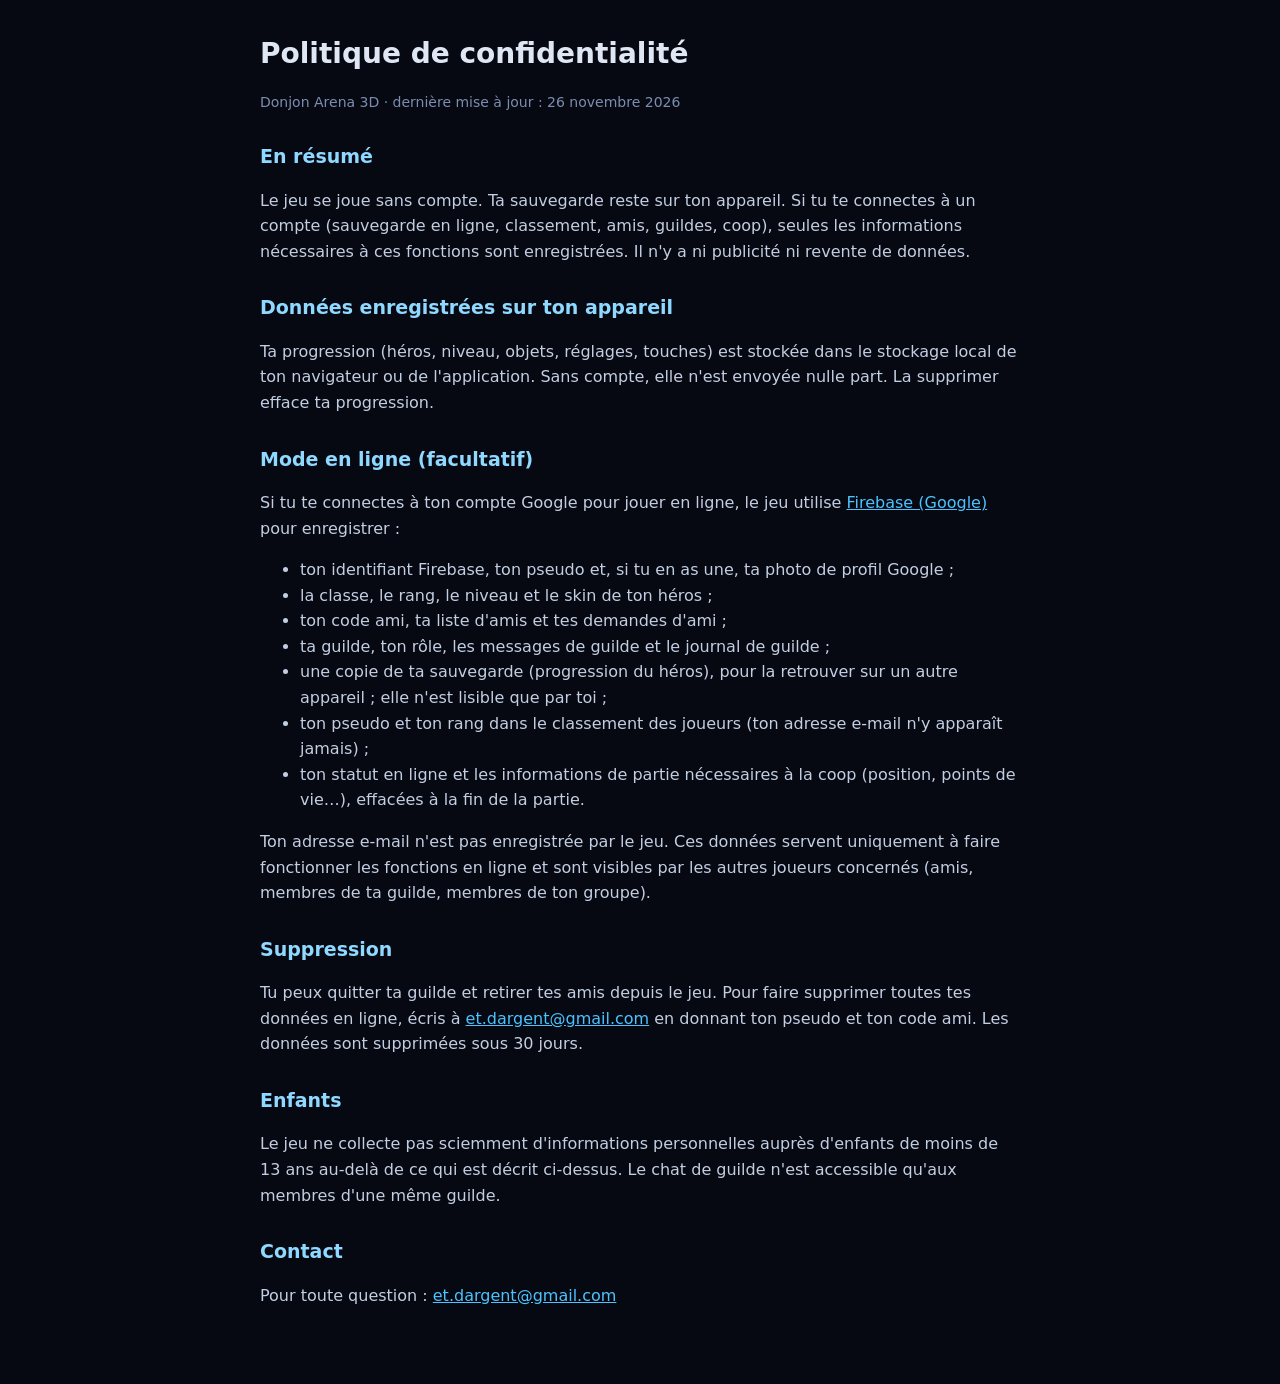
<file: privacy.html>
<!DOCTYPE html>
<html lang="fr">
<head>
<meta charset="utf-8">
<meta name="viewport" content="width=device-width, initial-scale=1">
<title>Politique de confidentialité — Donjon Arena 3D</title>
<style>
  body { margin: 0; background: #060912; color: #dfe7f5; font: 16px/1.6 system-ui, -apple-system, "Segoe UI", sans-serif; }
  main { max-width: 760px; margin: 0 auto; padding: 32px 20px 60px; }
  h1 { font-size: 28px; margin: 0 0 4px; } h2 { font-size: 19px; margin: 28px 0 8px; color: #8fd8ff; }
  p, li { color: #c3cee2; } a { color: #4cc3ff; } .muted { color: #7d8db0; font-size: 14px; }
</style>
</head>
<body>
<main>
  <h1>Politique de confidentialité</h1>
  <p class="muted">Donjon Arena 3D · dernière mise à jour : 26 novembre 2026</p>

  <h2>En résumé</h2>
  <p>Le jeu se joue sans compte. Ta sauvegarde reste sur ton appareil. Si tu te connectes à un compte (sauvegarde en ligne, classement, amis, guildes, coop), seules les informations nécessaires à ces fonctions sont enregistrées. Il n'y a ni publicité ni revente de données.</p>

  <h2>Données enregistrées sur ton appareil</h2>
  <p>Ta progression (héros, niveau, objets, réglages, touches) est stockée dans le stockage local de ton navigateur ou de l'application. Sans compte, elle n'est envoyée nulle part. La supprimer efface ta progression.</p>

  <h2>Mode en ligne (facultatif)</h2>
  <p>Si tu te connectes à ton compte Google pour jouer en ligne, le jeu utilise <a href="https://firebase.google.com/support/privacy" target="_blank" rel="noopener">Firebase (Google)</a> pour enregistrer :</p>
  <ul>
    <li>ton identifiant Firebase, ton pseudo et, si tu en as une, ta photo de profil Google ;</li>
    <li>la classe, le rang, le niveau et le skin de ton héros ;</li>
    <li>ton code ami, ta liste d'amis et tes demandes d'ami ;</li>
    <li>ta guilde, ton rôle, les messages de guilde et le journal de guilde ;</li>
    <li>une copie de ta sauvegarde (progression du héros), pour la retrouver sur un autre appareil ; elle n'est lisible que par toi ;</li>
    <li>ton pseudo et ton rang dans le classement des joueurs (ton adresse e-mail n'y apparaît jamais) ;</li>
    <li>ton statut en ligne et les informations de partie nécessaires à la coop (position, points de vie…), effacées à la fin de la partie.</li>
  </ul>
  <p>Ton adresse e-mail n'est pas enregistrée par le jeu. Ces données servent uniquement à faire fonctionner les fonctions en ligne et sont visibles par les autres joueurs concernés (amis, membres de ta guilde, membres de ton groupe).</p>

  <h2>Suppression</h2>
  <p>Tu peux quitter ta guilde et retirer tes amis depuis le jeu. Pour faire supprimer toutes tes données en ligne, écris à <a href="mailto:et.dargent@gmail.com">et.dargent@gmail.com</a> en donnant ton pseudo et ton code ami. Les données sont supprimées sous 30 jours.</p>

  <h2>Enfants</h2>
  <p>Le jeu ne collecte pas sciemment d'informations personnelles auprès d'enfants de moins de 13 ans au-delà de ce qui est décrit ci-dessus. Le chat de guilde n'est accessible qu'aux membres d'une même guilde.</p>

  <h2>Contact</h2>
  <p>Pour toute question : <a href="mailto:et.dargent@gmail.com">et.dargent@gmail.com</a></p>
</main>
</body>
</html>
</file>
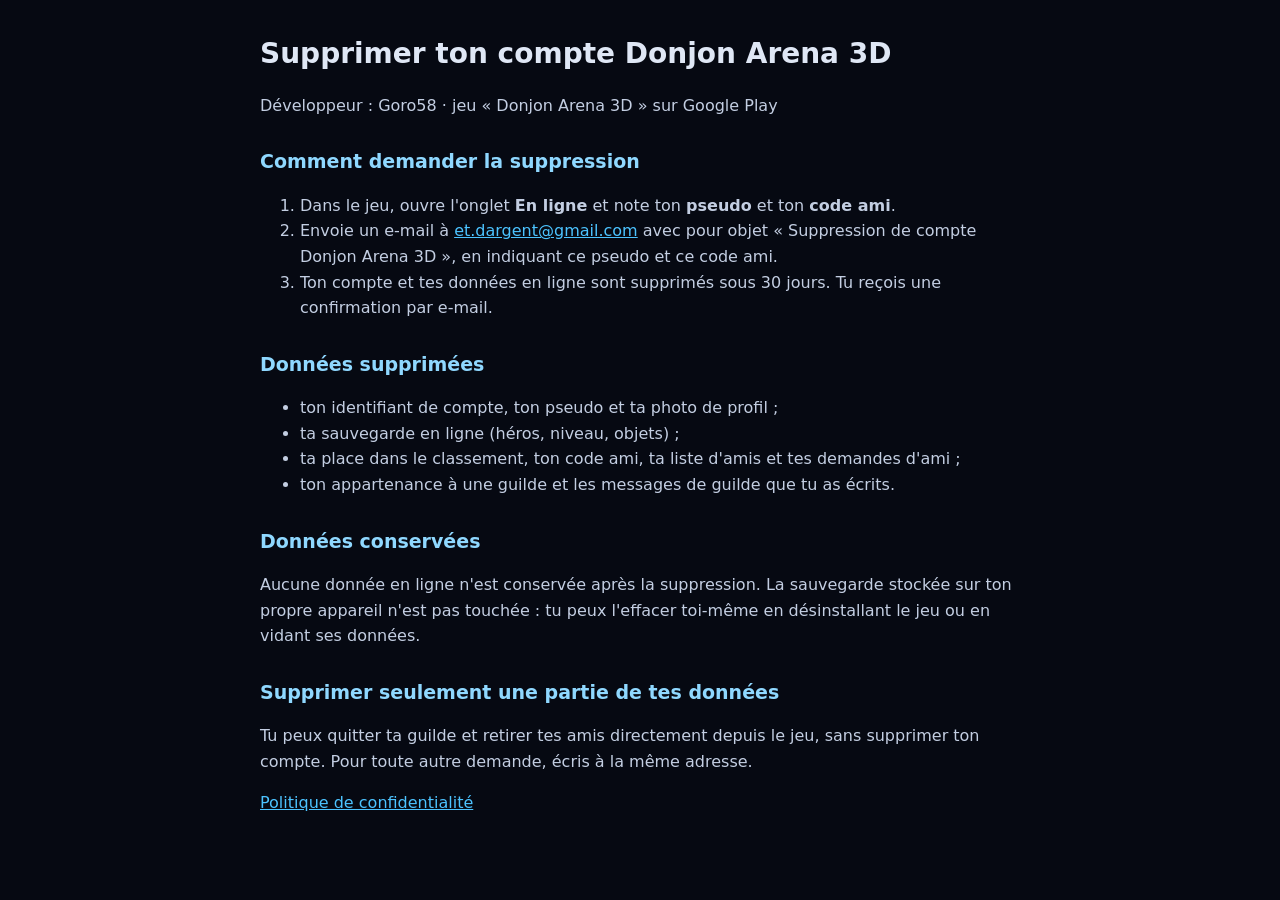
<file: suppression.html>
<!DOCTYPE html>
<html lang="fr">
<head>
<meta charset="utf-8">
<meta name="viewport" content="width=device-width, initial-scale=1">
<title>Supprimer ton compte — Donjon Arena 3D</title>
<style>
  body { margin: 0; background: #060912; color: #dfe7f5; font: 16px/1.6 system-ui, -apple-system, "Segoe UI", sans-serif; }
  main { max-width: 760px; margin: 0 auto; padding: 32px 20px 60px; }
  h1 { font-size: 28px; margin: 0 0 4px; } h2 { font-size: 19px; margin: 28px 0 8px; color: #8fd8ff; }
  p, li { color: #c3cee2; } a { color: #4cc3ff; } .muted { color: #7d8db0; font-size: 14px; }
</style>
</head>
<body>
<main>
<h1>Supprimer ton compte Donjon Arena 3D</h1>
<p>Développeur : Goro58 · jeu « Donjon Arena 3D » sur Google Play</p>

<h2>Comment demander la suppression</h2>
<ol>
  <li>Dans le jeu, ouvre l'onglet <b>En ligne</b> et note ton <b>pseudo</b> et ton <b>code ami</b>.</li>
  <li>Envoie un e-mail à <a href="mailto:et.dargent@gmail.com?subject=Suppression%20de%20compte%20Donjon%20Arena%203D">et.dargent@gmail.com</a> avec pour objet « Suppression de compte Donjon Arena 3D », en indiquant ce pseudo et ce code ami.</li>
  <li>Ton compte et tes données en ligne sont supprimés sous 30 jours. Tu reçois une confirmation par e-mail.</li>
</ol>

<h2>Données supprimées</h2>
<ul>
  <li>ton identifiant de compte, ton pseudo et ta photo de profil ;</li>
  <li>ta sauvegarde en ligne (héros, niveau, objets) ;</li>
  <li>ta place dans le classement, ton code ami, ta liste d'amis et tes demandes d'ami ;</li>
  <li>ton appartenance à une guilde et les messages de guilde que tu as écrits.</li>
</ul>

<h2>Données conservées</h2>
<p>Aucune donnée en ligne n'est conservée après la suppression. La sauvegarde stockée sur ton propre appareil n'est pas touchée : tu peux l'effacer toi-même en désinstallant le jeu ou en vidant ses données.</p>

<h2>Supprimer seulement une partie de tes données</h2>
<p>Tu peux quitter ta guilde et retirer tes amis directement depuis le jeu, sans supprimer ton compte. Pour toute autre demande, écris à la même adresse.</p>

<p><a href="privacy.html">Politique de confidentialité</a></p>
</main>
</body>
</html>
</file>
